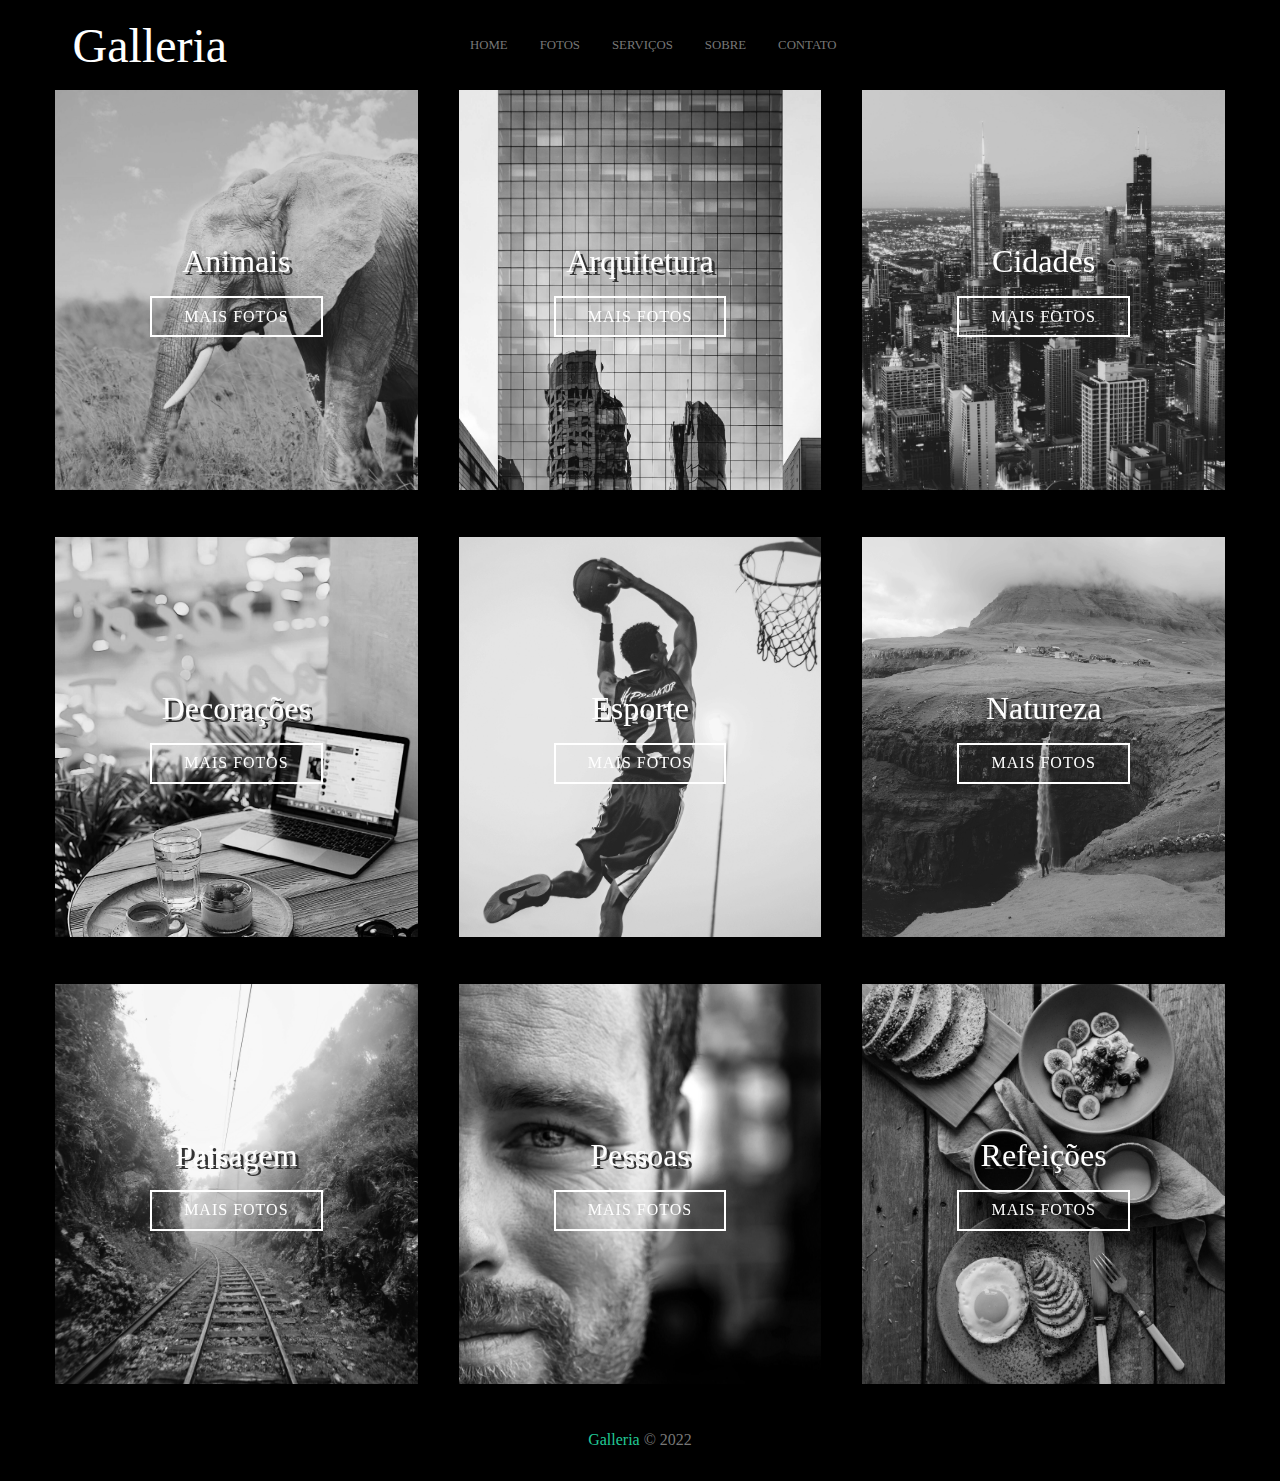
<file: pages/others/galeria-sass/index.html>
<!DOCTYPE html>
<html lang="pt-br">

<head>
    <meta charset="UTF-8">
    <meta http-equiv="X-UA-Compatible" content="IE=edge">
    <meta name="viewport" content="width=device-width, initial-scale=1.0">
    <title>Galeria</title>
    <!-- Font Awesome-->
    <link rel="stylesheet" href="https://cdnjs.cloudflare.com/ajax/libs/font-awesome/6.2.0/css/all.min.css"
        integrity="sha512-xh6O/CkQoPOWDdYTDqeRdPCVd1SpvCA9XXcUnZS2FmJNp1coAFzvtCN9BmamE+4aHK8yyUHUSCcJHgXloTyT2A=="
        crossorigin="anonymous" referrerpolicy="no-referrer" />
    <!-- Estilos da página -->
    <link rel="stylesheet" href="/pages/others/galeria-sass/css/style.css">
</head>

<body>
    <header class="header">
        <a href="" class="header-brand">Galleria</a>
        <nav class="header-navbar">
            <ul>
                <li>
                    <a href="#">Home</a>
                </li>
                <li>
                    <a href="#">Fotos</a>
                </li>
                <li>
                    <a href="#">Serviços</a>
                </li>
                <li>
                    <a href="#">Sobre</a>
                </li>   
                <li>
                    <a href="#">Contato</a>
                </li>
            </ul>
        </nav>
        <div class="header-social-media">
            <ul>
                <li>
                    <a href="#">
                        <i class="fab fa-facebook"></i>
                    </a>
                </li>
                <li>
                    <a href="#">
                        <i class="fab fa-twitter"></i>
                    </a>
                </li>
                <li>
                    <a href="#">
                        <i class="fab fa-instagram"></i>
                    </a>
                </li>
                <li>
                    <a href="#">
                        <i class="fab fa-youtube"></i>
                    </a>
                </li>
            </ul>
        </div>
    </header>
    <main>
        <div class="gallery">
            <div class="gallery-card" id="card-1">
                <h2 class="gallery-card-title">Animais</h2>
                <a href="" class="gallery-card-btn">Mais fotos</a>
            </div>
            <div class="gallery-card" id="card-2">
                <h2 class="gallery-card-title">Arquitetura</h2>
                <a href="" class="gallery-card-btn">Mais fotos</a>
            </div>
            <div class="gallery-card" id="card-3">
                <h2 class="gallery-card-title">Cidades</h2>
                <a href="" class="gallery-card-btn">Mais fotos</a>
            </div>
            <div class="gallery-card" id="card-4">
                <h2 class="gallery-card-title">Decorações</h2>
                <a href="" class="gallery-card-btn">Mais fotos</a>
            </div>
            <div class="gallery-card" id="card-5">
                <h2 class="gallery-card-title">Esporte</h2>
                <a href="" class="gallery-card-btn">Mais fotos</a>
            </div>
            <div class="gallery-card" id="card-6">
                <h2 class="gallery-card-title">Natureza</h2>
                <a href="" class="gallery-card-btn">Mais fotos</a>
            </div>
            <div class="gallery-card" id="card-7">
                <h2 class="gallery-card-title">Paisagem</h2>
                <a href="" class="gallery-card-btn">Mais fotos</a>
            </div>
            <div class="gallery-card" id="card-8">
                <h2 class="gallery-card-title">Pessoas</h2>
                <a href="" class="gallery-card-btn">Mais fotos</a>
            </div>
            <div class="gallery-card" id="card-9">
                <h2 class="gallery-card-title">Refeições</h2>
                <a href="" class="gallery-card-btn">Mais fotos</a>
            </div>
        </div>
    </main>
<footer>
    <p><span>Galleria</span> &copy 2022</p>
</footer>
</body>

</html>
</file>
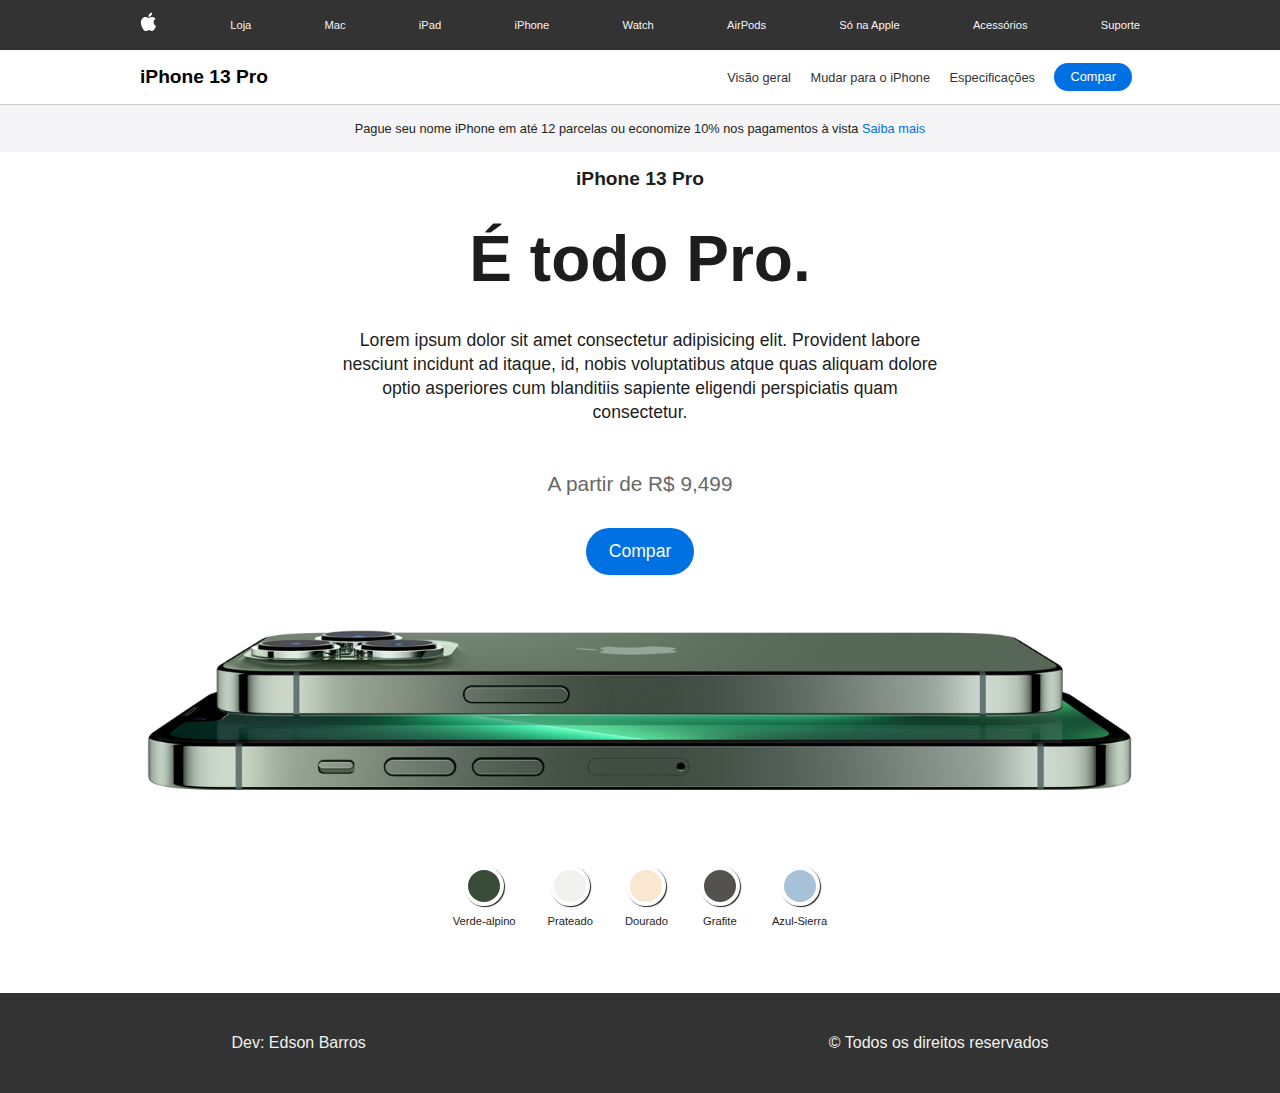
<file: pages/clone/clone-iphone/clone-iphone13.html>
<!DOCTYPE html>
<html lang="pt-br">
  <head>
    <meta charset="UTF-8" />
    <meta http-equiv="X-UA-Compatible" content="IE=edge" />
    <meta name="viewport" content="width=device-width, initial-scale=1.0" />
    <title>iPhone 13 Pro</title>
    <link rel="stylesheet" href="/pages/clone/clone-iphone/css/style.css" />
    <script src="/pages/clone/clone-iphone/js/script.js" defer></script>
  </head>

  <body>
    <header>
      <nav>
        <ul id="navbar">
          <li id="logo">
            <a href="#">
              <img src="img/logo_apple.svg" alt="logo_apple" srcset="" />
            </a>
          </li>
          <li>
            <a href="#"> Loja </a>
          </li>
          <li>
            <a href="#"> Mac </a>
          </li>
          <li>
            <a href="#"> iPad </a>
          </li>
          <li>
            <a href="#"> iPhone </a>
          </li>
          <li>
            <a href="#"> Watch </a>
          </li>
          <li>
            <a href="#"> AirPods </a>
          </li>
          <li>
            <a href="#"> Só na Apple </a>
          </li>
          <li>
            <a href="#"> Acessórios </a>
          </li>
          <li>
            <a href="#"> Suporte </a>
          </li>
        </ul>
      </nav>
      <div id="bottom-header">
        <div id="bottom-header-inner">
          <h3>iPhone 13 Pro</h3>
          <div id="bottom-header-links">
            <a href="#">Visão geral</a>
            <a href="#">Mudar para o iPhone</a>
            <a href="#">Especificações</a>
            <a href="#" class="btn">Compar</a>
          </div>
        </div>
      </div>
    </header>
    <div id="ribbon">
      <p>
        Pague seu nome iPhone em até 12 parcelas ou economize 10% nos pagamentos
        à vista <a href="#">Saiba mais</a>
      </p>
    </div>
    <main id="main-content">
      <h1 id="title">iPhone 13 Pro</h1>
      <p id="subtitle">É todo Pro.</p>
      <p id="description">
        Lorem ipsum dolor sit amet consectetur adipisicing elit. Provident
        labore nesciunt incidunt ad itaque, id, nobis voluptatibus atque quas
        aliquam dolore optio asperiores cum blanditiis sapiente eligendi
        perspiciatis quam consectetur.
      </p>
      <p id="price">A partir de R$ 9,499</p>

      <a href="#" class="btn">Compar</a>

      <img
        id="product-image"
        src="img/iphone_green.jpg"
        alt="iPhone 13 Pro"
        srcset=""
      />

      <div id="image-picker">
        <ul>
          <li id="green">
            <span class="color green selected"></span>
            <span class="description">Verde-alpino</span>
          </li>
          <li id="silver">
            <span class="color silver"></span>
            <span class="description">Prateado</span>
          </li>
          <li id="golden">
            <span class="color golden"></span>
            <span class="description">Dourado</span>
          </li>
          <li id="grafite">
            <span class="color grafite"></span>
            <span class="description">Grafite</span>
          </li>
          <li id="blue">
            <span class="color blue"></span>
            <span class="description">Azul-Sierra</span>
          </li>
        </ul>
      </div>
    </main>

    <footer>
      <p id="dev">Dev: Edson Barros</p>

      <p>&copy Todos os direitos reservados</p>
    </footer>

    <script>
      
    </script>
  </body>
</html>
</file>
<file: pages/others/galeria-sass/css/style.css>
* {
  font-family: "Josefin Sans";
  padding: 0;
  margin: 0;
  box-sizing: border-box;
}

body {
  background-color: #000;
  color: #777;
}
body a {
  color: #777;
  text-decoration: none;
  transition: 0.4s;
}
body ul {
  list-style: none;
}

.header {
  display: flex;
  justify-content: space-between;
  max-width: 1170px;
  padding: 1.5rem 0;
  margin: 0 auto;
  padding: 1.1rem;
}
.header-brand {
  color: #fff;
  font-size: 3rem;
}
.header-navbar ul {
  height: 100%;
  display: flex;
  align-items: center;
  justify-content: center;
}
@media (max-width: 425px) {
  .header-navbar ul {
    display: none;
  }
}
.header-navbar ul li {
  margin: 0 1rem;
  text-transform: uppercase;
  font-size: 0.8rem;
}
.header-navbar ul li .active {
  color: #20c997;
}
.header-navbar ul li a:hover {
  color: #20c997;
}
.header-social-media ul {
  display: flex;
  align-items: center;
  justify-content: center;
  height: 100%;
}
@media (max-width: 425px) {
  .header-social-media ul {
    display: none;
  }
}
.header-social-media ul li {
  margin: 0 1rem;
}
.header-social-media ul li a:hover {
  color: #fff;
}

.gallery {
  display: flex;
  align-items: center;
  justify-content: center;
  max-width: 1170px;
  padding: 1.5rem 0;
  margin: 0 auto;
  flex-wrap: wrap;
  justify-content: space-between;
  padding: 0;
}
@media (max-width: 425px) {
  .gallery {
    flex-direction: column;
  }
}
.gallery-card {
  width: 31%;
  height: 400px;
  margin-bottom: 4%;
  display: flex;
  align-items: center;
  justify-content: center;
  flex-direction: column;
  color: #fff;
}
@media (max-width: 425px) {
  .gallery-card {
    width: 90%;
    margin-bottom: 6%;
  }
}
.gallery-card-title {
  font-size: 2rem;
  font-weight: 300;
  margin-bottom: 1rem;
  text-shadow: 0.1em 0.1em #333;
}
.gallery-card-btn {
  padding: 0.6rem 2rem;
  border: 2px solid #fff;
  color: #fff;
  font-weight: 400;
  text-transform: uppercase;
  letter-spacing: 1px;
}
.gallery-card-btn:hover {
  background-color: #fff;
  color: #000;
}
.gallery #card-1 {
  background-image: url("../img/animais.jpg");
  background-size: 100%;
  background-position: center;
  background-repeat: no-repeat;
  filter: grayscale(100%);
  transition: 0.6s;
}
.gallery #card-1:hover {
  background-size: 110%;
  filter: grayscale(0%);
  background-image: linear-gradient(rgba(0, 0, 0, 0.5), rgba(0, 0, 0, 0.5)), url("../img/animais.jpg");
}
.gallery #card-2 {
  background-image: url("../img/arquitetura.jpg");
  background-size: 100%;
  background-position: center;
  background-repeat: no-repeat;
  filter: grayscale(100%);
  transition: 0.6s;
}
.gallery #card-2:hover {
  background-size: 110%;
  filter: grayscale(0%);
  background-image: linear-gradient(rgba(0, 0, 0, 0.5), rgba(0, 0, 0, 0.5)), url("../img/arquitetura.jpg");
}
.gallery #card-3 {
  background-image: url("../img/cidade.jpg");
  background-size: 100%;
  background-position: center;
  background-repeat: no-repeat;
  filter: grayscale(100%);
  transition: 0.6s;
}
.gallery #card-3:hover {
  background-size: 110%;
  filter: grayscale(0%);
  background-image: linear-gradient(rgba(0, 0, 0, 0.5), rgba(0, 0, 0, 0.5)), url("../img/cidade.jpg");
}
.gallery #card-4 {
  background-image: url("../img/decoracao.jpg");
  background-size: 100%;
  background-position: center;
  background-repeat: no-repeat;
  filter: grayscale(100%);
  transition: 0.6s;
}
.gallery #card-4:hover {
  background-size: 110%;
  filter: grayscale(0%);
  background-image: linear-gradient(rgba(0, 0, 0, 0.5), rgba(0, 0, 0, 0.5)), url("../img/decoracao.jpg");
}
.gallery #card-5 {
  background-image: url("../img/esportes.jpg");
  background-size: 100%;
  background-position: center;
  background-repeat: no-repeat;
  filter: grayscale(100%);
  transition: 0.6s;
}
.gallery #card-5:hover {
  background-size: 110%;
  filter: grayscale(0%);
  background-image: linear-gradient(rgba(0, 0, 0, 0.5), rgba(0, 0, 0, 0.5)), url("../img/esportes.jpg");
}
.gallery #card-6 {
  background-image: url("../img/natureza.jpg");
  background-size: 100%;
  background-position: center;
  background-repeat: no-repeat;
  filter: grayscale(100%);
  transition: 0.6s;
}
.gallery #card-6:hover {
  background-size: 110%;
  filter: grayscale(0%);
  background-image: linear-gradient(rgba(0, 0, 0, 0.5), rgba(0, 0, 0, 0.5)), url("../img/natureza.jpg");
}
.gallery #card-7 {
  background-image: url("../img/paisagem.jpg");
  background-size: 100%;
  background-position: center;
  background-repeat: no-repeat;
  filter: grayscale(100%);
  transition: 0.6s;
}
.gallery #card-7:hover {
  background-size: 110%;
  filter: grayscale(0%);
  background-image: linear-gradient(rgba(0, 0, 0, 0.5), rgba(0, 0, 0, 0.5)), url("../img/paisagem.jpg");
}
.gallery #card-8 {
  background-image: url("../img/pessoas.jpg");
  background-size: 100%;
  background-position: center;
  background-repeat: no-repeat;
  filter: grayscale(100%);
  transition: 0.6s;
}
.gallery #card-8:hover {
  background-size: 110%;
  filter: grayscale(0%);
  background-image: linear-gradient(rgba(0, 0, 0, 0.5), rgba(0, 0, 0, 0.5)), url("../img/pessoas.jpg");
}
.gallery #card-9 {
  background-image: url("../img/refeicoes.jpg");
  background-size: 100%;
  background-position: center;
  background-repeat: no-repeat;
  filter: grayscale(100%);
  transition: 0.6s;
}
.gallery #card-9:hover {
  background-size: 110%;
  filter: grayscale(0%);
  background-image: linear-gradient(rgba(0, 0, 0, 0.5), rgba(0, 0, 0, 0.5)), url("../img/refeicoes.jpg");
}

footer {
  text-align: center;
  padding-bottom: 2rem;
}
footer span {
  color: #20c997;
}

/*# sourceMappingURL=style.css.map */
</file>
<file: pages/clone/clone-iphone/css/style.css>
/*GERAL*/

* {
  margin: 0;
  padding: 0;
  font-family: Verdana, Geneva, Tahoma, sans-serif;
}

main{
  max-width: 100vw;
}

ul {
  list-style: none;
}

a {
  text-decoration: none;
}

/* Navbar */

header nav {
  background-color: #333;
}

#navbar {
  display: flex;
  justify-content: space-between;
  align-items: center;
  font-size: 0.7rem;
  padding: 0 1rem;
  max-width: 1000px;
  margin: 0 auto;
}

#navbar a {
  color: #f5f5f7;
  font-weight: 400;
  transition: .4s;
}

#navbar a:hover {
  color: #fff;
}

#bottom-header {
  font-size: .8rem;
  padding: 1rem;
  border-bottom: 1px solid #ccc;
}

#bottom-header h3 {
  font-size: 1.2rem;
}

#bottom-header a {
  color: #333;
  font-weight: 400;
}

#bottom-header-inner {
  max-width: 1000px;
  margin: 0 auto;
  display: flex;
  justify-content: space-between;
  align-items: center;
}

#bottom-header-inner a {
  margin: 0 .5rem;
}

#bottom-header-inner .btn,
.btn {
  background-color: #0071e3;
  border-radius: 10rem;
  padding: .4rem 1rem;
  color: #fff;
}

/* CONTEÚDO */

#ribbon {
  text-align: center;
  padding: 1rem;
  background-color: #f5f5f7;
  color: #1d1d1d;
  font-size: 0.8rem;
}

#ribbon a {
  color: #0071e3
}

#main-content {
  text-align: center;
  color: #1d1d1d;
  display: flex;
  flex-direction: column;
  justify-content: center;
}

#main-content #title {
  margin: 1rem;
  font-size: 1.2rem;
}

#main-content #subtitle {
  margin: 1rem;
  font-size: 4rem;
  font-weight: bold;
}

#main-content #description {
  max-width: 600px;
  margin: 1rem auto;
  font-size: 1.1rem;
  line-height: 1.5rem;
}

#main-content #price {
  font-size: 1.3rem;
  color: #686868;
  margin: 2rem;
}

#main-content .btn {
  font-size: 1.1rem;
  padding: 0.8rem 1.4rem;
  align-self: center;
}

#main-content #product-image {
  max-width: 1000px;
  margin: 3rem auto;
  opacity: 1;
  transition: .5;
}

#main-content #product-image.changing {
  opacity: 0.5;
}



#image-picker ul {
  display: flex;
  justify-content: center;
  margin-bottom: 50px;
}

#image-picker li {
  margin: 1rem;
  display: flex;
  flex-direction: column;
  align-items: center;
  cursor: pointer;
}

#image-picker li .color {
  width: 2rem;
  height: 2rem;
  border-radius: 50%;
  box-shadow: 1px 1px 1px;
  border: 4px solid #fff;
}

#image-picker li .description {
  font-size: 0.7rem;
  color: #1d1d1d;
  margin-top: 0.6rem;
}

#green .color {
  background-color: #394c38;
}

#silver .color {
  background-color: #f1f2ed;
}

#golden .color {
  background-color: #fae7cf;
}

#grafite .color {
  background-color: #54524f;
}

#blue .color {
  background-color: #a7c1d9;
}


footer {
  display: flex;
  justify-content: space-around;
  align-items: center;
  background-color: #333;
  height: 100px;
  color: #f1f2ed;
}



@media (max-width: 480px) {

  body {
    overflow-x: hidden;
  }

  #navbar li {
    display: none;
  }

  #navbar #logo {
    display: block;
  }

  #bottom-header-inner a {
    display: none;
  }

  #bottom-header-inner .btn {
    display: block;
  }

  #main-content #description {
    font-size: 1rem;
    width: 90%;
  }

  footer{
    flex-direction: column;
  }

}

@media (max-width: 768px) {
  body {
    overflow-x: hidden;
  }

  #navbar li {
    display: none;
  }
  #navbar #logo {
    display: block;
  }

  #bottom-header-inner a{
    display: none;
  }

  #bottom-header-inner .btn {
    display: block;
  }

  #main-content #description {
    font-size: 1rem;
    width: 90%;
  }

}

@media (max-width: 1024px) {
  body {
    overflow-x: hidden;
  }


  #main-content #product-image {
    max-width: 100%;
  }
}
</file>
